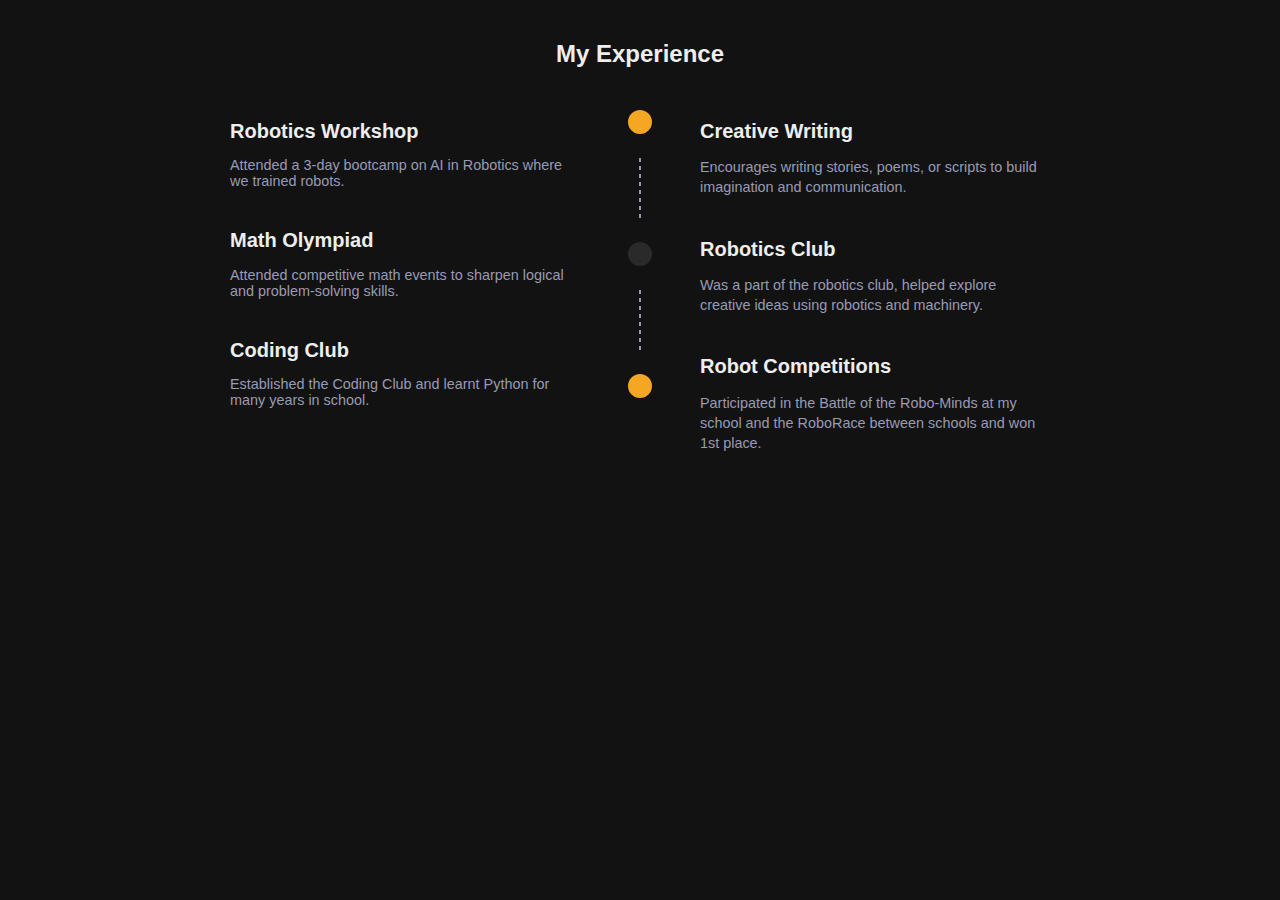
<file: experience.html>
<!DOCTYPE html>
<html lang="en">
<head>
  <meta charset="UTF-8" />
  <meta name="viewport" content="width=device-width, initial-scale=1" />
  <title>My Experience</title>
  <link
    href="https://cdnjs.cloudflare.com/ajax/libs/font-awesome/6.4.0/css/all.min.css"
    rel="stylesheet"
  />
  <link rel="stylesheet" href="./css/experience.css" />
</head>
<body>
  <section class="experience-section">
    <h2>My <span class="highlight">Experience</span></h2>
    <div class="timeline-container">
      <div class="timeline-left">
        <div class="job">
          <h3>Robotics Workshop</h3>
          <p class="date">Attended a 3-day bootcamp on AI in Robotics where we trained robots. </p>
        </div>
        <div class="job">
          <h3>Math Olympiad</h3>
          <p class="date">Attended competitive math events to sharpen logical and problem-solving skills.</p>
        </div>
        <div class="job">
          <h3>Coding Club</h3>
          <p class="date"> Established the Coding Club and learnt Python for many years in school.</p>
        </div>
      </div>
      <div class="timeline-center">
        <div class="circle orange"></div>
        <div class="line"></div>
        <div class="circle dark"></div>
        <div class="line"></div>
        <div class="circle orange"></div>
      </div>
      <div class="timeline-right">
        <div class="job-desc">
          <h3>Creative Writing </h3>
          <p>
           Encourages writing stories, poems, or scripts to build imagination and communication.
          </p>
        </div>
        <div class="job-desc">
          <h3>Robotics Club</h3>
          <p>
            Was a part of the robotics club, helped explore creative ideas using robotics and machinery.
          </p>
        </div>
        <div class="job-desc">
          <h3> Robot Competitions</h3>
          <p>
           Participated in the Battle of the Robo-Minds at my school and the RoboRace between schools and won 1st place.
          </p>
        </div>
      </div>
    </div>
  </section>


</body>
</html>
</file>
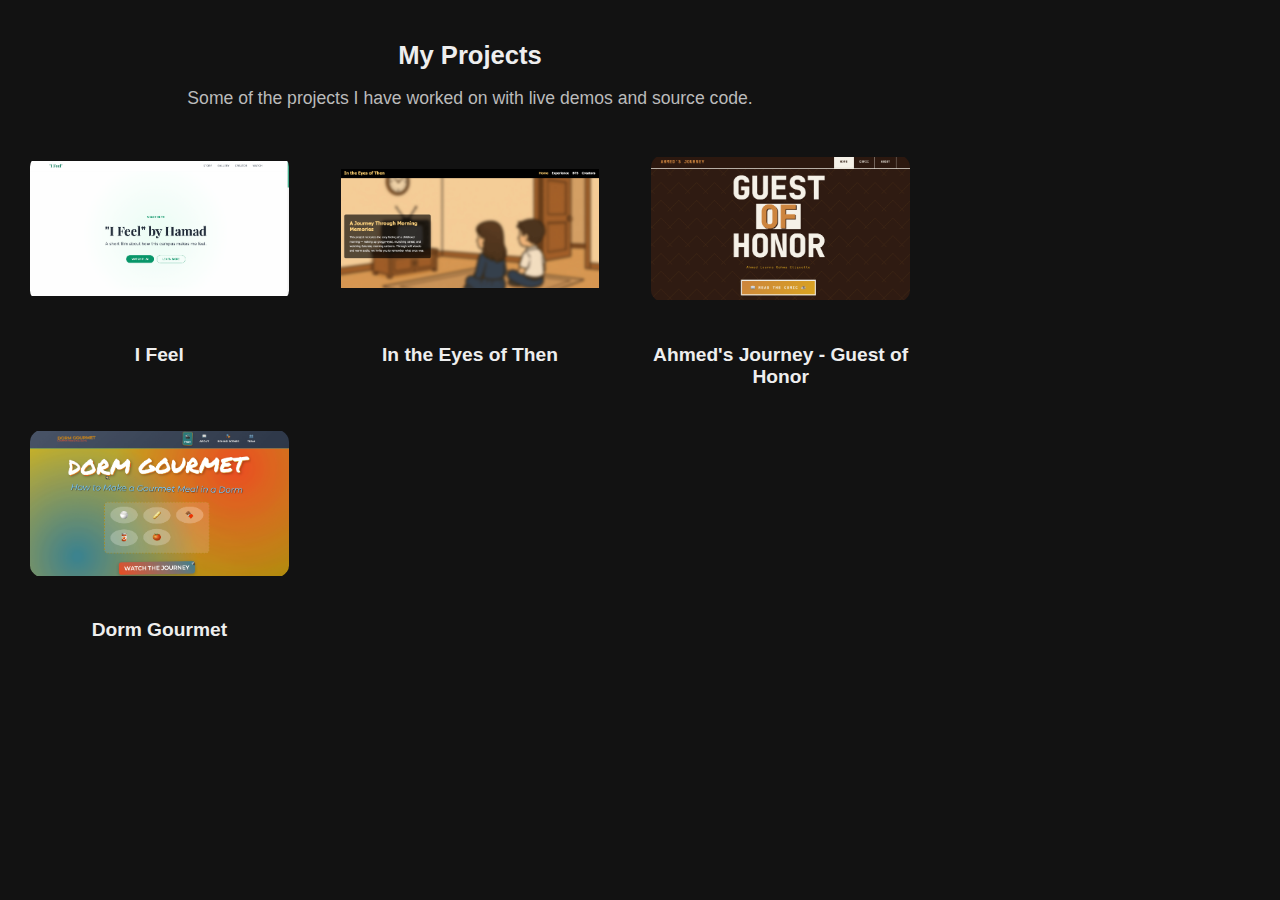
<file: projects.html>
<!DOCTYPE html>
<html lang="en">
<head>
  <meta charset="UTF-8" />
  <meta name="viewport" content="width=device-width, initial-scale=1" />
  <title>My Projects</title>
  <link
    href="https://cdnjs.cloudflare.com/ajax/libs/font-awesome/6.4.0/css/all.min.css"
    rel="stylesheet"
  />
  <link rel="stylesheet" href="./css/projects.css" />
</head>
<body>
  <section class="projects-section">
    <h2 class="Project-section-title">My Projects</h2>
   
    <p class="subtitle">
      Some of the projects I have worked on with live demos and source code.
    </p>
    <div class="projects-grid">
    <div >
      <div class="project-card">
        <div class="project-image-wrapper">
          <img src="./media/ifeel.png" alt="I feel a short film about how this campus makes me feel" class="project-image" style="width: 300px;border-radius: 10%;height: 155px;" />
          <div class="overlay">
            <a href="https://sofalo2848.github.io" class="visit-link" target="_blank" rel="noopener noreferrer">Visit</a>
            <a href="https://github.com/sofalo2848/sofalo2848.github.io" class="github-link" target="_blank" rel="noopener noreferrer"><i class="fab fa-github fa-lg"></i></a>
          </div>
        </div>
      </div>
      <h3 class="project-title">I Feel</h3>
      </div>

     <div >
      <div class="project-card">
        <div class="project-image-wrapper">
          <img src="./media/in-the-eyes-of-then.png" alt="In the eyes of then -  recreates the cozy feeling of a childhood morning" class="project-image" style="width: 300px;border-radius: 10%; height: 155px;" />
          <div class="overlay">
            <a href="https://mha9507.github.io/Assignment-3/index.html/" class="visit-link" target="_blank" rel="noopener noreferrer">Visit</a>
            <a href="https://github.com/mha9507/Assignment-3" class="github-link" target="_blank" rel="noopener noreferrer"><i class="fab fa-github fa-lg"></i></a>
          </div>
        </div>
      </div>
      <h3 class="project-title">In the Eyes of Then</h3>
      </div>
         <div >
      <div class="project-card">
        <div class="project-image-wrapper">
          <img src="./media/guest-of-honor.png" alt="Ahmed's Journey - Guest of Honor" class="project-image" style="width: 300px;border-radius: 10%; height: 155px;" />
          <div class="overlay">
            <a href="https://enockmagara.github.io/comic/" class="visit-link" target="_blank" rel="noopener noreferrer">Visit</a>
            <a href="https://github.com/enockmagara/comic" class="github-link" target="_blank" rel="noopener noreferrer"><i class="fab fa-github fa-lg"></i></a>
          </div>
        </div>
      </div>
      <h3 class="project-title">Ahmed's Journey - Guest of Honor</h3>
      </div>
      
      
      <div >
      <div class="project-card">
        <div class="project-image-wrapper">
          <img src="./media/dormgourmet.png" alt="Dorm Gourmet" class="project-image" style="width: 300px;border-radius: 10%; height: 155px;" />
          <div class="overlay">
            <a href="https://enockmagara.github.io/IM-VIDEO/" class="visit-link" target="_blank" rel="noopener noreferrer">Visit</a>
            <a href="https://github.com/enockmagara/IM-VIDEO" class="github-link" target="_blank" rel="noopener noreferrer"><i class="fab fa-github fa-lg"></i></a>
          </div>
        </div>
      </div>
      <h3 class="project-title">Dorm Gourmet</h3>
      </div>
     
     
    </div>
  </section>
</body>
</html>
</file>
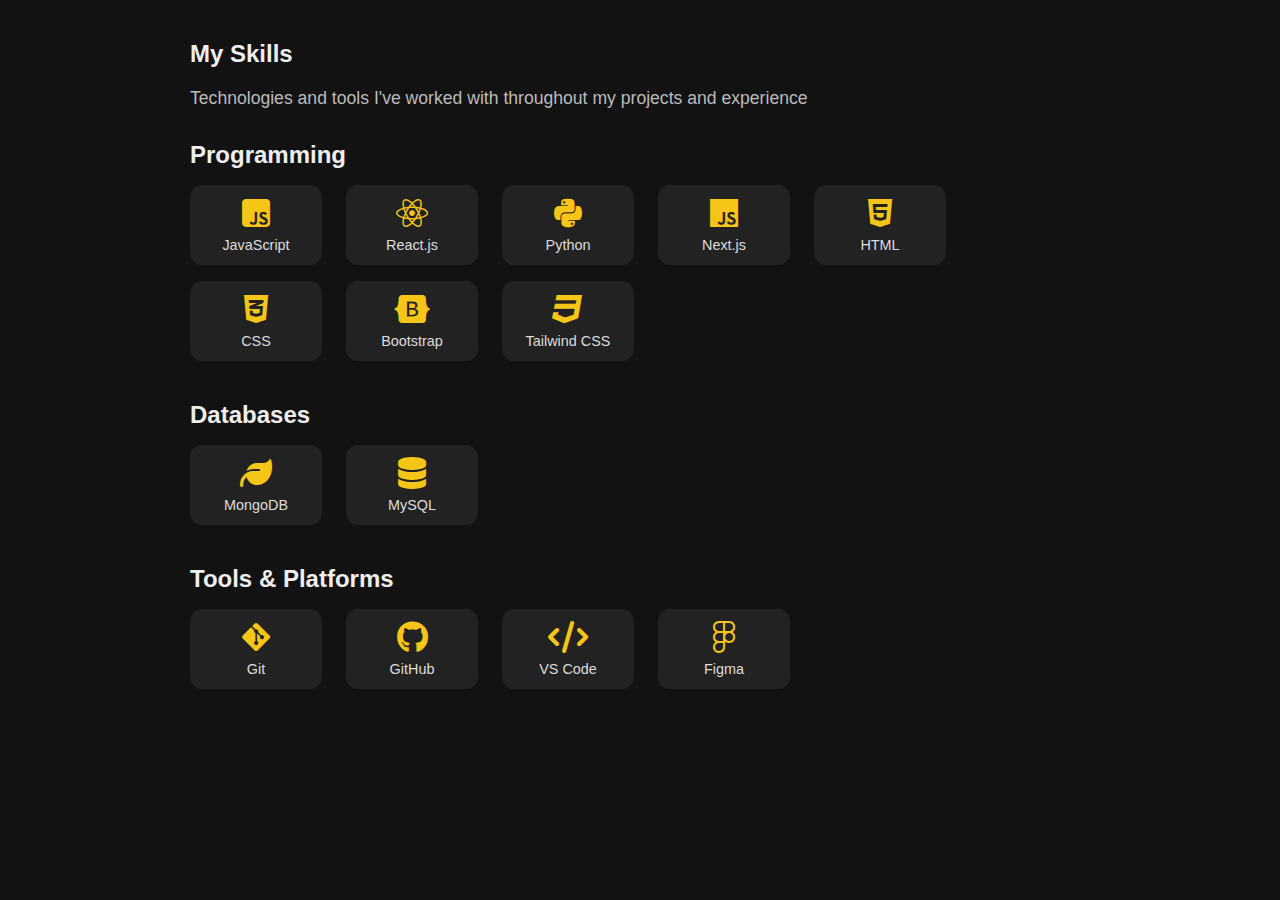
<file: skills.html>
<!DOCTYPE html>
<html lang="en">
<head>
  <meta charset="UTF-8" />
  <meta name="viewport" content="width=device-width, initial-scale=1" />
  <title>My Skills</title>
  <link
    href="https://cdnjs.cloudflare.com/ajax/libs/font-awesome/6.4.0/css/all.min.css"
    rel="stylesheet"
  />
  <link rel="stylesheet" href="./css/skills.css" />
</head>
<body>
  <section class="skills-section">
    <h2>My Skills</h2>
     <div class="underline"></div>
    <p class="subtitle">
      Technologies and tools I've worked with throughout my projects and experience
    </p>

    <div class="skills-category">
      <h2>Programming</h2>
      <div class="skills-icons">
        <div class="skill">
          <i class="fab fa-js-square"></i>
          <span>JavaScript</span>
        </div>
        <div class="skill">
          <i class="fab fa-react"></i>
          <span>React.js</span>
        </div>
         <div class="skill">
          <i class="fab fa-python"></i>
          <span>Python</span>
        </div>
        <div class="skill">
          <i class="fab fa-js"></i>
          <span>Next.js</span>
        </div>
        <div class="skill">
          <i class="fab fa-html5"></i>
          <span>HTML</span>
        </div>
        <div class="skill">
          <i class="fab fa-css3-alt"></i>
          <span>CSS</span>
        </div>
        <div class="skill">
          <i class="fab fa-bootstrap"></i>
          <span>Bootstrap</span>
        </div>
        <div class="skill">
          <i class="fab fa-css3"></i>
          <span>Tailwind CSS</span>
        </div>
      </div>
    </div>

    <div class="skills-category">
      <h2>Databases</h2>
      <div class="skills-icons">
        <div class="skill">
          <i class="fas fa-leaf"></i>
          <span>MongoDB</span>
        </div>
        <div class="skill">
          <i class="fas fa-database"></i>
          <span>MySQL</span>
        </div>
      </div>
    </div>

    <div class="skills-category">
      <h2>Tools &amp; Platforms</h2>
      <div class="skills-icons">
        <div class="skill">
          <i class="fab fa-git-alt"></i>
          <span>Git</span>
        </div>
        <div class="skill">
          <i class="fab fa-github"></i>
          <span>GitHub</span>
        </div>
        <div class="skill">
          <i class="fas fa-code"></i>
          <span>VS Code</span>
        </div>
        <div class="skill">
          <i class="fab fa-figma"></i>
          <span>Figma</span>
        </div>
        
      </div>
    </div>
  </section>
</body>
</html>
</file>
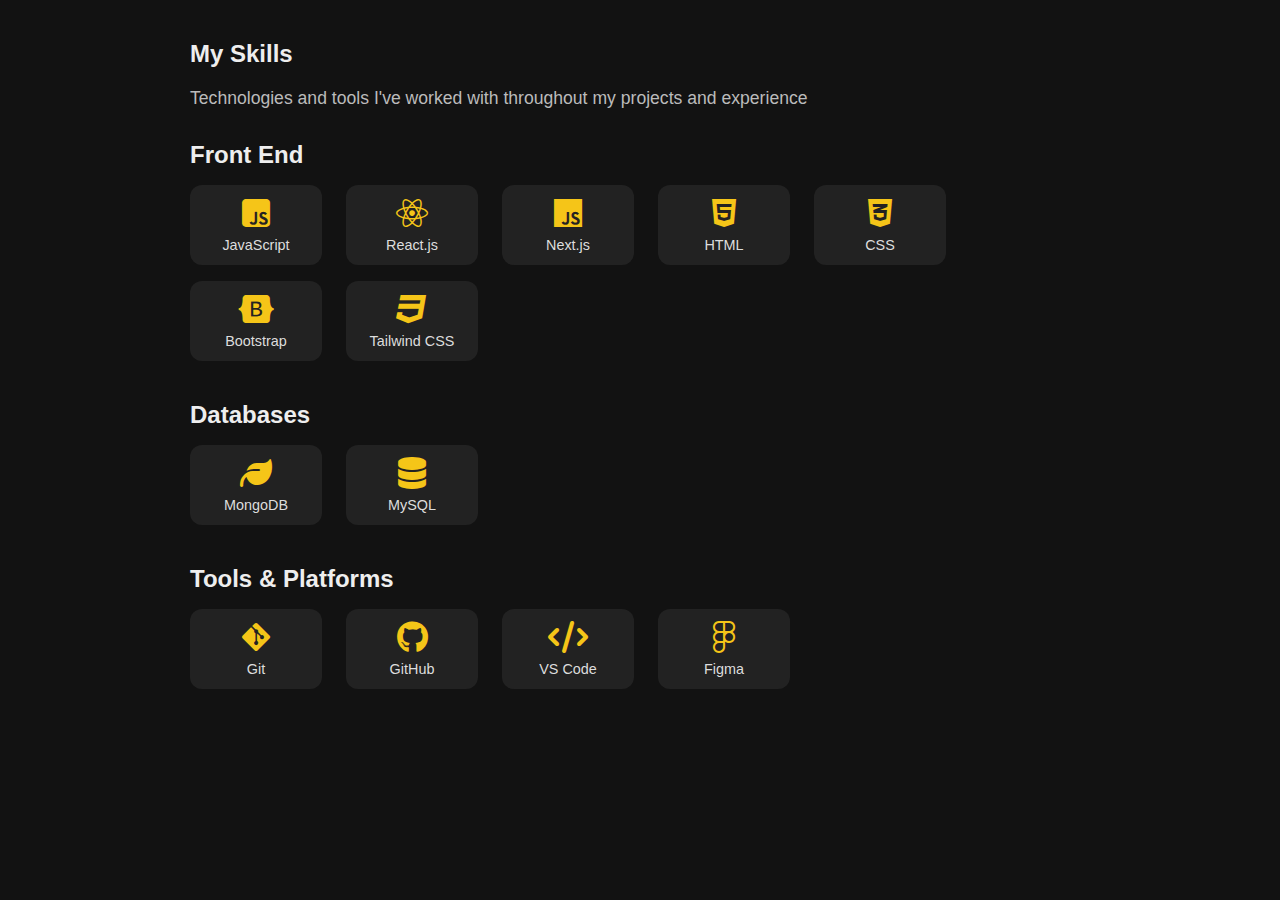
<file: skills/skills.html>
<!DOCTYPE html>
<html lang="en">
<head>
  <meta charset="UTF-8" />
  <meta name="viewport" content="width=device-width, initial-scale=1" />
  <title>My Skills</title>
  <link
    href="https://cdnjs.cloudflare.com/ajax/libs/font-awesome/6.4.0/css/all.min.css"
    rel="stylesheet"
  />
  <link rel="stylesheet" href="../css/skills.css" />
</head>
<body>
  <section class="skills-section">
    <h2>My Skills</h2>
     <div class="underline"></div>
    <p class="subtitle">
      Technologies and tools I've worked with throughout my projects and experience
    </p>

    <div class="skills-category">
      <h2>Front End</h2>
      <div class="skills-icons">
        <div class="skill">
          <i class="fab fa-js-square"></i>
          <span>JavaScript</span>
        </div>
        <div class="skill">
          <i class="fab fa-react"></i>
          <span>React.js</span>
        </div>
        <div class="skill">
          <i class="fab fa-js"></i>
          <span>Next.js</span>
        </div>
        <div class="skill">
          <i class="fab fa-html5"></i>
          <span>HTML</span>
        </div>
        <div class="skill">
          <i class="fab fa-css3-alt"></i>
          <span>CSS</span>
        </div>
        <div class="skill">
          <i class="fab fa-bootstrap"></i>
          <span>Bootstrap</span>
        </div>
        <div class="skill">
          <i class="fab fa-css3"></i>
          <span>Tailwind CSS</span>
        </div>
      </div>
    </div>

    <div class="skills-category">
      <h2>Databases</h2>
      <div class="skills-icons">
        <div class="skill">
          <i class="fas fa-leaf"></i>
          <span>MongoDB</span>
        </div>
        <div class="skill">
          <i class="fas fa-database"></i>
          <span>MySQL</span>
        </div>
      </div>
    </div>

    <div class="skills-category">
      <h2>Tools &amp; Platforms</h2>
      <div class="skills-icons">
        <div class="skill">
          <i class="fab fa-git-alt"></i>
          <span>Git</span>
        </div>
        <div class="skill">
          <i class="fab fa-github"></i>
          <span>GitHub</span>
        </div>
        <div class="skill">
          <i class="fas fa-code"></i>
          <span>VS Code</span>
        </div>
        <div class="skill">
          <i class="fab fa-figma"></i>
          <span>Figma</span>
        </div>
        
      </div>
    </div>
  </section>
</body>
</html>
</file>
<file: css/projects.css>
/* styles for the projects portfolio page
   includes project cards, hover effects, and responsive layouts */

/* base styles and dark theme defaults */
body {
  margin: 0;
  font-family: 'Segoe UI', Tahoma, Geneva, Verdana, sans-serif;
  background-color: #121212;
  color: #eee;
  transition: background-color 0.3s ease, color 0.3s ease;
}

/* main projects section container */
.projects-section {
  max-width: 900px;
  padding: 20px;
}

/* main heading style */
.projects-section h2 {
  font-weight: 700;
  margin-bottom: 0.25rem;
  font-size: 1.6rem;
  text-align: center;
  transition: color 0.3s ease;
}

/* decorative underline below heading */
.projects-section .underline {
  width: 30px;
  height: 4px;
  background-color: #f5a623;
  margin: 0.5rem auto 1.5rem auto;
  border-radius: 2px;
  transition: background-color 0.3s ease;
}

/* section subtitle/description */
.projects-section .subtitle {
  font-size: 1.1rem;
  color: #bbb;
  margin-bottom: 2rem;
  text-align: center;
  transition: color 0.3s ease;
}

/* responsive grid layout for project cards */
.projects-grid {
  display: grid;
  grid-template-columns: repeat(auto-fit, minmax(220px, 1fr));
  gap: 1.5rem 2rem;
  justify-items: center;
}

/* project card title */
.project-title {
  margin-top: 8px;
  text-align: center;
  max-width: 280px;
  color: #eee;
  transition: color 0.3s ease;
}

/* individual project card container */
.project-card {
  border-radius: 16px;
  overflow: hidden;
  transition: transform 0.3s ease;
  width: 100%;
  max-width: 280px;
  display: flex;
  flex-direction: column;
  align-items: center;
  padding-bottom: 16px;
  user-select: none;
}

/* subtle lift effect on hover */
.project-card:hover {
  transform: translateY(-5px);
}

/* container for project thumbnail */
.project-image-wrapper {
  width: 100%;
  height: auto;
  border-radius: 16px;
  display: flex;
  justify-content: center;
  align-items: center;
  padding: 10px;
  box-sizing: border-box;
  cursor: default;
}

/* project thumbnail image */
.project-image {
  max-height: 100%;
  max-width: 100%;
  object-fit: contain;
  border-radius: 12px;
  transition: opacity 0.3s ease;
  display: block;
  position: relative;
}

/* hover overlay container */
.project-image-wrapper {
  position: relative;
  display: inline-block;
}

/* links overlay that appears on hover */
.overlay {
  position: absolute;
  top: 50%;
  left: 50%;
  transform: translate(-50%, -50%);
  display: flex;
  gap: 15px;
  opacity: 0;
  transition: opacity 0.3s ease;
  pointer-events: none;
}

/* show overlay on hover */
.project-image-wrapper:hover .overlay {
  opacity: 1;
  pointer-events: auto;
}

/* dim image when showing overlay */
.project-image-wrapper:hover .project-image {
  opacity: 0.4;
}

/* styling for overlay links */
.overlay a {
  color: #fff;
  background-color: rgba(0,0,0,0.6);
  padding: 8px 12px;
  border-radius: 6px;
  text-decoration: none;
  font-weight: 600;
  display: flex;
  align-items: center;
  justify-content: center;
  transition: background-color 0.3s ease;
}

/* hover effect for overlay links */
.overlay a:hover {
  background-color: #f5a623;
  color: #121212;
}

/* github icon in overlay */
.github-link i {
  font-size: 1.4rem;
}

/* project card title */
.project-title {
  font-size: 1.2rem;
  font-weight: 600;
  margin: 12px 0 4px 0;
  color: inherit;
}

/* project technologies/tools used */
.project-subtitle {
  font-size: 1rem;
  color: #888;
  margin: 0;
  text-align: center;
  transition: color 0.3s ease;
}

/* alternating card backgrounds */
.project-card.white-bg {
  background: transparent;
  color: inherit;
}

.project-card.black-bg {
  background: transparent;
  color: inherit;
}

/* light theme color overrides */
body.light-theme {
  background-color: #f8f9fa;
  color: #333;
}

body.light-theme .projects-section h2 {
  color: #333;
}

body.light-theme .projects-section .underline {
  background-color: #007bff;
}

body.light-theme .projects-section .subtitle {
  color: #666;
}

body.light-theme .project-title {
  color: #333;
}

body.light-theme .project-subtitle {
  color: #666;
}

body.light-theme .overlay a:hover {
  background-color: #007bff;
  color: #ffffff;
}

/* responsive design breakpoints */
@media (max-width: 768px) {
  .projects-grid {
    grid-template-columns: repeat(auto-fit, minmax(200px, 1fr));
  }
}

/* mobile layout adjustments */
@media (max-width: 480px) {
  .projects-section {
    padding: 10px;
  }
  .projects-grid {
    grid-template-columns: 1fr;
    gap: 1rem;
  }
  .project-title {
    font-size: 1rem;
  }
}

/* large screen (4k) optimizations */
@media (min-width: 3000px) {
  .projects-section {
    max-width: 2800px;
    padding: 60px;
  }

  .projects-section h2 {
    font-size: 4rem;
    margin-bottom: 2rem;
  }

  .projects-section .subtitle {
    font-size: 2.4rem;
    margin-bottom: 4rem;
  }

  .projects-grid {
    display: grid;
    grid-template-columns: repeat(3, 1fr);
    gap: 4rem;
    justify-items: center;
  }

  .project-card {
    width: 100%;
    max-width: 800px;
    padding-bottom: 2rem;
  }

  .project-image-wrapper {
    width: 100%;
    aspect-ratio: 16/9;
    padding: 0;
  }

  .project-image {
    width: 100% !important;
    height: 100%;
    object-fit: cover;
  }

  .project-title {
    font-size: 3rem;
    margin: 2rem 0 1rem;
    text-align: center;
  }

  .project-subtitle {
    font-size: 2.2rem;
    text-align: center;
  }

  .overlay a {
    padding: 20px 40px;
    font-size: 2.4rem;
    border-radius: 15px;
  }

  .github-link i {
    font-size: 3rem;
  }
}

/* Ultra 4K Resolution Styles */
@media (min-width: 3840px) {
  .projects-section {
    max-width: 3400px;
    padding: 80px;
  }

  .projects-section h2 {
    font-size: 5rem;
    margin-bottom: 3rem;
  }

  .projects-section .subtitle {
    font-size: 3rem;
    margin-bottom: 5rem;
  }

  .projects-grid {
    gap: 6rem;
  }

  .project-card {
    max-width: 1000px;
    padding-bottom: 3rem;
  }

  .project-title {
    font-size: 4rem;
    margin: 3rem 0 1.5rem;
  }

  .project-subtitle {
    font-size: 2.8rem;
  }

  .overlay a {
    padding: 25px 50px;
    font-size: 3rem;
    border-radius: 20px;
  }

  .github-link i {
    font-size: 3.6rem;
  }
}
</file>
<file: css/skills.css>
body {
  margin: 0;
  font-family: 'Segoe UI', Tahoma, Geneva, Verdana, sans-serif;
  background-color: #121212;
  color: #eee;
  transition: background-color 0.3s ease, color 0.3s ease;
  /* padding: 20px; */ /* Removed to prevent layout shift */
}

.skills-section {
  max-width: 900px;
  margin: 0 auto;
  padding: 20px;
}

.skills-section h1 {
  font-size: 2.5rem;
  margin-bottom: 0.25rem;
  font-weight: 700;
  transition: color 0.3s ease;
}

.skills-section .subtitle {
  font-size: 1.1rem;
  color: #bbb;
  margin-bottom: 2rem;
  transition: color 0.3s ease;
}

.skills-category {
  margin-bottom: 2.5rem;
}

.skills-category h2 {
  font-size: 1.5rem;
  font-weight: 600;
  margin-bottom: 1rem;
  transition: color 0.3s ease;
}

.skills-icons {
  display: flex;
  flex-wrap: wrap;
  gap: 1rem 1.5rem;
}

.skill {
  background-color: #222;
  border-radius: 12px;
  padding: 12px 16px;
  display: flex;
  flex-direction: column;
  align-items: center;
  width: 100px;
  cursor: default;
  transition: background-color 0.3s ease;
}

.skill i {
  font-size: 32px;
  color: #f5c518;
  margin-bottom: 8px;
  transition: color 0.3s ease;
}

.skill span {
  font-size: 0.9rem;
  color: #ddd;
  text-align: center;
  user-select: none;
  transition: color 0.3s ease;
}

/* Light theme styles */
body.light-theme {
  background-color: #f8f9fa;
  color: #333;
}

body.light-theme .skills-section h1 {
  color: #333;
}

body.light-theme .skills-section .subtitle {
  color: #666;
}

body.light-theme .skills-category h2 {
  color: #333;
}

body.light-theme .skill {
  background-color: #ffffff;
  box-shadow: 0 2px 8px rgba(0,0,0,0.1);
}

body.light-theme .skill i {
  color: #007bff;
}

body.light-theme .skill span {
  color: #555;
}

/* .skill:hover {
  background-color: #f5c518;
  color: #121212;
} */

/* .skill:hover i {
  color: #121212;
} */

/* Responsive adjustments */
@media (max-width: 768px) {
  .skills-icons {
    justify-content: center;
  }
  .skill {
    width: 80px;
    padding: 10px 12px;
  }
  .skill i {
    font-size: 28px;
  }
  .skill span {
    font-size: 0.85rem;
  }
}

@media (max-width: 480px) {
  .skills-section {
    padding: 10px;
  }
  .skills-icons {
    gap: 0.75rem 1rem;
  }
  .skill {
    width: 70px;
    padding: 8px 10px;
  }
  .skill i {
    font-size: 24px;
  }
  .skill span {
    font-size: 0.8rem;
  }
}
</file>
<file: css/experience.css>
/* styles for the experience page
   includes timeline layout, hire-me section, and responsive design */

/* basic reset and dark theme defaults */
body {
  margin: 0;
  font-family: 'Segoe UI', Tahoma, Geneva, Verdana, sans-serif;
  background-color: #121212;
  color: #eee;
  transition: background-color 0.3s ease, color 0.3s ease;
}

/* main experience section wrapper */
.experience-section {
  max-width: 900px;
  margin: 0 auto 60px auto;
  padding: 20px;
}

/* section title styling */
.experience-section h2 {
  font-weight: 700;
  margin-bottom: 2rem;
  text-align: center;
  transition: color 0.3s ease;
}

/* accent color for highlighted text */
.experience-section h1 .highlight {
  color: #f5a623;
  transition: color 0.3s ease;
}

/* timeline layout container - holds the experience history */
.timeline-container {
  display: flex;
  justify-content: center;
  align-items: flex-start;
  gap: 3rem;
  flex-wrap: wrap;
}

/* left and right columns of the timeline */
.timeline-left,
.timeline-right {
  flex: 1 1 300px;
  max-width: 350px;
}

/* spacing for job items and descriptions */
.timeline-left .job,
.timeline-right .job-desc {
  margin-bottom: 2.5rem;
}

/* job title styling */
.timeline-left .job h3,
.timeline-right .job-desc h3 {
  font-weight: 700;
  font-size: 1.25rem;
  margin-bottom: 0.25rem;
  transition: color 0.3s ease;
}

/* date display for each job */
.timeline-left .job .date {
  font-size: 0.9rem;
  color: #999bb3;
  transition: color 0.3s ease;
}

/* job description text */
.timeline-right .job-desc p {
  font-size: 0.9rem;
  color: #999bb3;
  line-height: 1.4;
  transition: color 0.3s ease;
}

/* center line of the timeline with dots */
.timeline-center {
  display: flex;
  flex-direction: column;
  align-items: center;
  gap: 1.5rem;
  margin-top: 10px;
}

/* timeline dots/circles */
.timeline-center .circle {
  width: 24px;
  height: 24px;
  border-radius: 50%;
  border: 3px solid #f5a623;
  background-color: transparent;
  box-sizing: border-box;
  transition: border-color 0.3s ease, background-color 0.3s ease;
}

/* filled circle for current/highlighted positions */
.timeline-center .circle.orange {
  background-color: #f5a623;
  border-color: #f5a623;
}

/* darker circles for past positions */
.timeline-center .circle.dark {
  background-color: #2a2a2a;
  border-color: #2a2a2a;
  transition: background-color 0.3s ease, border-color 0.3s ease;
}

/* dotted line connecting timeline points */
.timeline-center .line {
  width: 2px;
  height: 60px;
  background: repeating-linear-gradient(
    to bottom,
    #999bb3,
    #999bb3 4px,
    transparent 4px,
    transparent 8px
  );
  transition: background 0.3s ease;
}

/* hire me section at the bottom */
.hire-me-section {
  border-radius: 30px;
  padding: 40px 30px;
  max-width: 900px;
  margin: 0 auto;
  color: #3a3a4a;
  transition: color 0.3s ease;
}

/* layout for hire me content and image */
.hire-me-container {
  display: flex;
  align-items: center;
  gap: 3rem;
  flex-wrap: wrap;
}

/* wrapper for the profile/hire me image */
.hire-me-image-wrapper {
  flex: 1 1 250px;
  max-width: 300px;
  border-radius: 30px;
  overflow: hidden;
  display: flex;
  justify-content: center;
  align-items: center;
}

/* hire me section image */
.hire-me-image {
  width: 100%;
  height: auto;
  border-radius: 30px;
  object-fit: cover;
}

/* text content in hire me section */
.hire-me-content {
  flex: 2 1 400px;
}

/* hire me section heading */
.hire-me-content h2 {
  font-size: 2rem;
  font-weight: 700;
  margin-bottom: 1rem;
  color: white;
  transition: color 0.3s ease;
}

/* accent color in hire me heading */
.hire-me-content h2 .highlight {
  color: #f5a623;
  transition: color 0.3s ease;
}

/* hire me section description */
.hire-me-text {
  font-size: 1rem;
  color: #ffffff;
  margin-bottom: 2rem;
  max-width: 500px;
  transition: color 0.3s ease;
}

/* stats/numbers display in hire me section */
.stats {
  display: flex;
  gap: 4rem;
  margin-bottom: 2.5rem;
}

/* individual stat item */
.stat h3 {
  font-size: 1.5rem;
  font-weight: 700;
  margin-bottom: 0.25rem;
  color: #ffffff;
  transition: color 0.3s ease;
}

/* stat description text */
.stat p {
  font-size: 0.9rem;
  color: #ffffff;
  transition: color 0.3s ease;
}

/* hire me call-to-action button */
.hire-me-button {
  background-color: transparent;
  border: 1.5px solid #ffffff;
  border-radius: 30px;
  padding: 12px 30px;
  font-weight: 700;
  font-size: 1rem;
  color: #ffffff;
  cursor: pointer;
  transition: background-color 0.3s ease, color 0.3s ease;
}

/* button hover effect */
.hire-me-button:hover {
  background-color: #3a3a4a;
  color: #f0f2f7;
}

/* light theme overrides */
body.light-theme {
  background-color: #f8f9fa;
  color: #333;
}

body.light-theme .experience-section h2 {
  color: #333;
}

body.light-theme .experience-section h1 .highlight {
  color: #007bff;
}

body.light-theme .timeline-left .job h3,
body.light-theme .timeline-right .job-desc h3 {
  color: #333;
}

body.light-theme .timeline-left .job .date,
body.light-theme .timeline-right .job-desc p {
  color: #666;
}

body.light-theme .timeline-center .circle {
  border-color: #007bff;
}

body.light-theme .timeline-center .circle.orange {
  background-color: #007bff;
  border-color: #007bff;
}

body.light-theme .timeline-center .circle.dark {
  background-color: #e9ecef;
  border-color: #e9ecef;
}

body.light-theme .timeline-center .line {
  background: repeating-linear-gradient(
    to bottom,
    #6c757d,
    #6c757d 4px,
    transparent 4px,
    transparent 8px
  );
}

body.light-theme .hire-me-section {
  color: #333;
}

body.light-theme .hire-me-content h2 {
  color: #333;
}

body.light-theme .hire-me-content h2 .highlight {
  color: #007bff;
}

body.light-theme .hire-me-text {
  color: #555;
}

body.light-theme .stat h3 {
  color: #333;
}

body.light-theme .stat p {
  color: #555;
}

body.light-theme .hire-me-button {
  border-color: #007bff;
  color: #007bff;
}

body.light-theme .hire-me-button:hover {
  background-color: #007bff;
  color: #ffffff;
}

/* Responsive */
@media (max-width: 1024px) {
  .timeline-container {
    gap: 2rem;
  }
  
  .timeline-left,
  .timeline-right {
    flex: 1 1 250px;
    max-width: 300px;
  }
}

@media (max-width: 768px) {
  .experience-section {
    padding: 15px;
  }
  
  .timeline-container {
    flex-direction: column;
    align-items: center;
    gap: 1.5rem;
  }
  
  .timeline-left,
  .timeline-right {
    flex: none;
    max-width: 100%;
    width: 100%;
  }
  
  .timeline-center {
    order: 0;
    flex-direction: row;
    gap: 1rem;
    margin: 1rem 0;
  }
  
  .timeline-center .line {
    width: 60px;
    height: 2px;
    background: repeating-linear-gradient(
      to right,
      #999bb3,
      #999bb3 4px,
      transparent 4px,
      transparent 8px
    );
  }
  
  .hire-me-container {
    flex-direction: column;
    text-align: center;
    gap: 2rem;
  }
  
  .hire-me-image-wrapper {
    flex: none;
    max-width: 250px;
    margin: 0 auto;
  }
  
  .hire-me-content {
    flex: none;
  }
  
  .stats {
    justify-content: center;
    gap: 2rem;
    flex-wrap: wrap;
  }
}

@media (max-width: 600px) {
  .timeline-container {
    gap: 1rem;
  }
  
  .timeline-left .job,
  .timeline-right .job-desc {
    margin-bottom: 1.5rem;
  }
  
  .timeline-left .job h3,
  .timeline-right .job-desc h3 {
    font-size: 1.1rem;
  }
  
  .timeline-left .job .date,
  .timeline-right .job-desc p {
    font-size: 0.85rem;
  }
  
  .timeline-center .circle {
    width: 20px;
    height: 20px;
    border-width: 2px;
  }
  
  .timeline-center .line {
    width: 40px;
  }
}

@media (max-width: 480px) {
  .experience-section {
    padding: 10px;
  }
  
  .experience-section h1 {
    font-size: 1.8rem;
  }
  
  .experience-section h2 {
    font-size: 1.5rem;
  }
  
  .timeline-container {
    gap: 0.8rem;
  }
  
  .timeline-left .job,
  .timeline-right .job-desc {
    margin-bottom: 1rem;
  }
  
  .timeline-left .job h3,
  .timeline-right .job-desc h3 {
    font-size: 1rem;
  }
  
  .timeline-left .job .date,
  .timeline-right .job-desc p {
    font-size: 0.8rem;
  }
  
  .timeline-center .circle {
    width: 18px;
    height: 18px;
  }
  
  .timeline-center .line {
    width: 30px;
  }
  
  .hire-me-section {
    padding: 20px 15px;
  }
  
  .hire-me-content h2 {
    font-size: 1.3rem;
  }
  
  .hire-me-text {
    font-size: 0.9rem;
  }
  
  .stats {
    gap: 1.5rem;
  }
  
  .stat h3 {
    font-size: 1.1rem;
  }
  
  .stat p {
    font-size: 0.8rem;
  }
  
  .hire-me-button {
    padding: 10px 20px;
    font-size: 0.9rem;
  }
}

/* Light theme responsive adjustments */
@media (max-width: 768px) {
  body.light-theme .timeline-center .line {
    background: repeating-linear-gradient(
      to right,
      #6c757d,
      #6c757d 4px,
      transparent 4px,
      transparent 8px
    );
  }
}

/* 4K Resolution Styles */
@media (min-width: 3000px) {
  .experience-section {
    max-width: 2800px;
    padding: 40px;
  }

  .experience-section h2 {
    font-size: 3.2rem;
    margin-bottom: 4rem;
  }

  .timeline-container {
    gap: 6rem;
  }

  .timeline-left,
  .timeline-right {
    flex: 1 1 600px;
    max-width: 700px;
  }

  .timeline-left .job,
  .timeline-right .job-desc {
    margin-bottom: 5rem;
  }

  .timeline-left .job h3,
  .timeline-right .job-desc h3 {
    font-size: 2.5rem;
    margin-bottom: 0.5rem;
  }

  .timeline-left .job .date {
    font-size: 1.8rem;
  }

  .timeline-right .job-desc p {
    font-size: 1.8rem;
    line-height: 1.6;
  }

  .timeline-center {
    gap: 3rem;
    margin-top: 20px;
  }

  .timeline-center .circle {
    width: 48px;
    height: 48px;
    border-width: 6px;
  }

  .timeline-center .line {
    width: 4px;
    height: 120px;
  }

  .hire-me-section {
    border-radius: 60px;
    padding: 80px 60px;
    max-width: 2800px;
  }

  .hire-me-container {
    gap: 6rem;
  }

  .hire-me-image-wrapper {
    flex: 1 1 500px;
    max-width: 600px;
    border-radius: 60px;
  }

  .hire-me-content {
    flex: 2 1 800px;
  }

  .hire-me-content h2 {
    font-size: 4rem;
    margin-bottom: 2rem;
  }

  .hire-me-text {
    font-size: 2rem;
    margin-bottom: 4rem;
    max-width: 1000px;
  }

  .stats {
    gap: 8rem;
    margin-bottom: 5rem;
  }

  .stat h3 {
    font-size: 3rem;
    margin-bottom: 0.5rem;
  }

  .stat p {
    font-size: 1.8rem;
  }
}

/* Ultra 4K Resolution Styles */
@media (min-width: 3840px) {
  .experience-section {
    max-width: 3600px;
    padding: 60px;
  }

  .experience-section h2 {
    font-size: 4rem;
    margin-bottom: 5rem;
  }

  .timeline-container {
    gap: 8rem;
  }

  .timeline-left,
  .timeline-right {
    flex: 1 1 800px;
    max-width: 900px;
  }

  .timeline-left .job,
  .timeline-right .job-desc {
    margin-bottom: 6rem;
  }

  .timeline-left .job h3,
  .timeline-right .job-desc h3 {
    font-size: 3rem;
    margin-bottom: 0.75rem;
  }

  .timeline-left .job .date {
    font-size: 2.2rem;
  }

  .timeline-right .job-desc p {
    font-size: 2.2rem;
    line-height: 1.7;
  }

  .timeline-center {
    gap: 4rem;
    margin-top: 30px;
  }

  .timeline-center .circle {
    width: 60px;
    height: 60px;
    border-width: 8px;
  }

  .timeline-center .line {
    width: 5px;
    height: 150px;
  }

  .hire-me-section {
    border-radius: 80px;
    padding: 100px 80px;
    max-width: 3600px;
  }

  .hire-me-container {
    gap: 8rem;
  }

  .hire-me-image-wrapper {
    flex: 1 1 600px;
    max-width: 800px;
    border-radius: 80px;
  }

  .hire-me-content {
    flex: 2 1 1000px;
  }

  .hire-me-content h2 {
    font-size: 5rem;
    margin-bottom: 2.5rem;
  }

  .hire-me-text {
    font-size: 2.4rem;
    margin-bottom: 5rem;
    max-width: 1200px;
  }

  .stats {
    gap: 10rem;
    margin-bottom: 6rem;
  }

  .stat h3 {
    font-size: 3.6rem;
    margin-bottom: 0.75rem;
  }

  .stat p {
    font-size: 2.2rem;
  }
}
</file>
